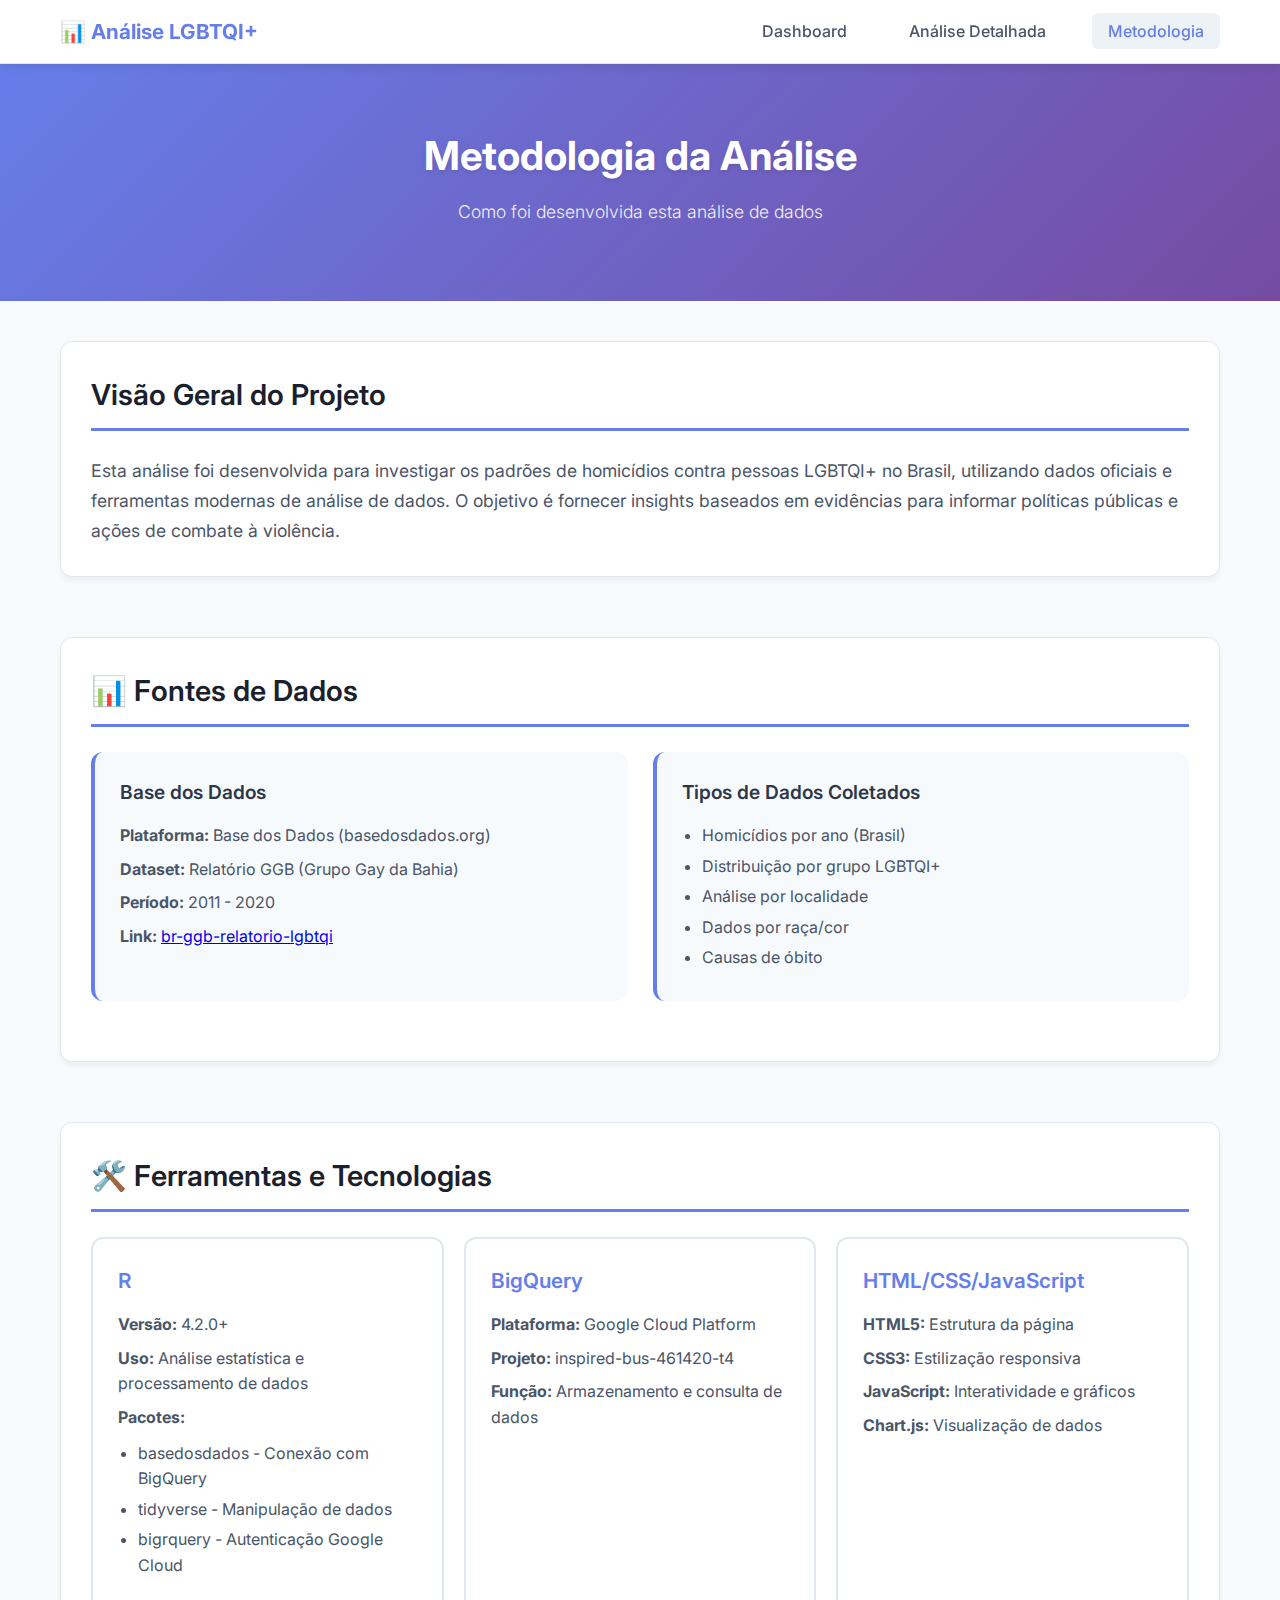
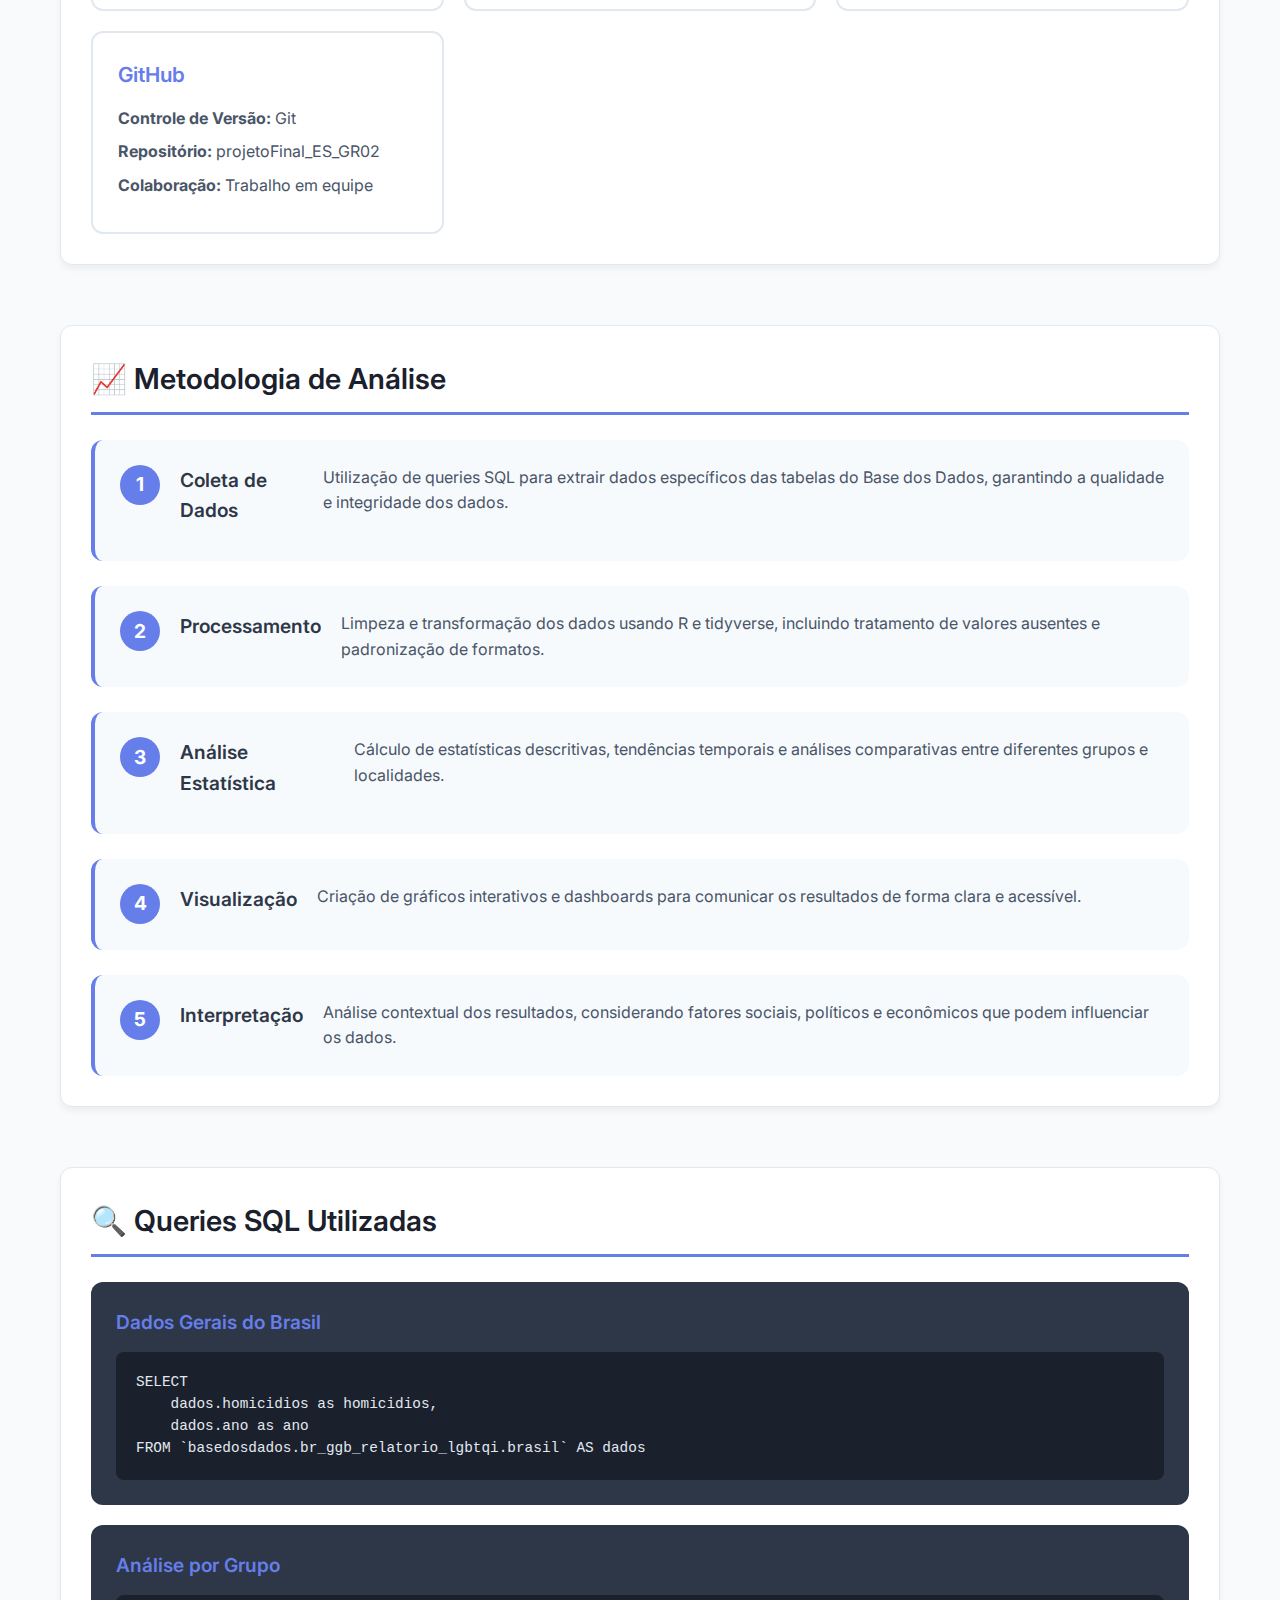
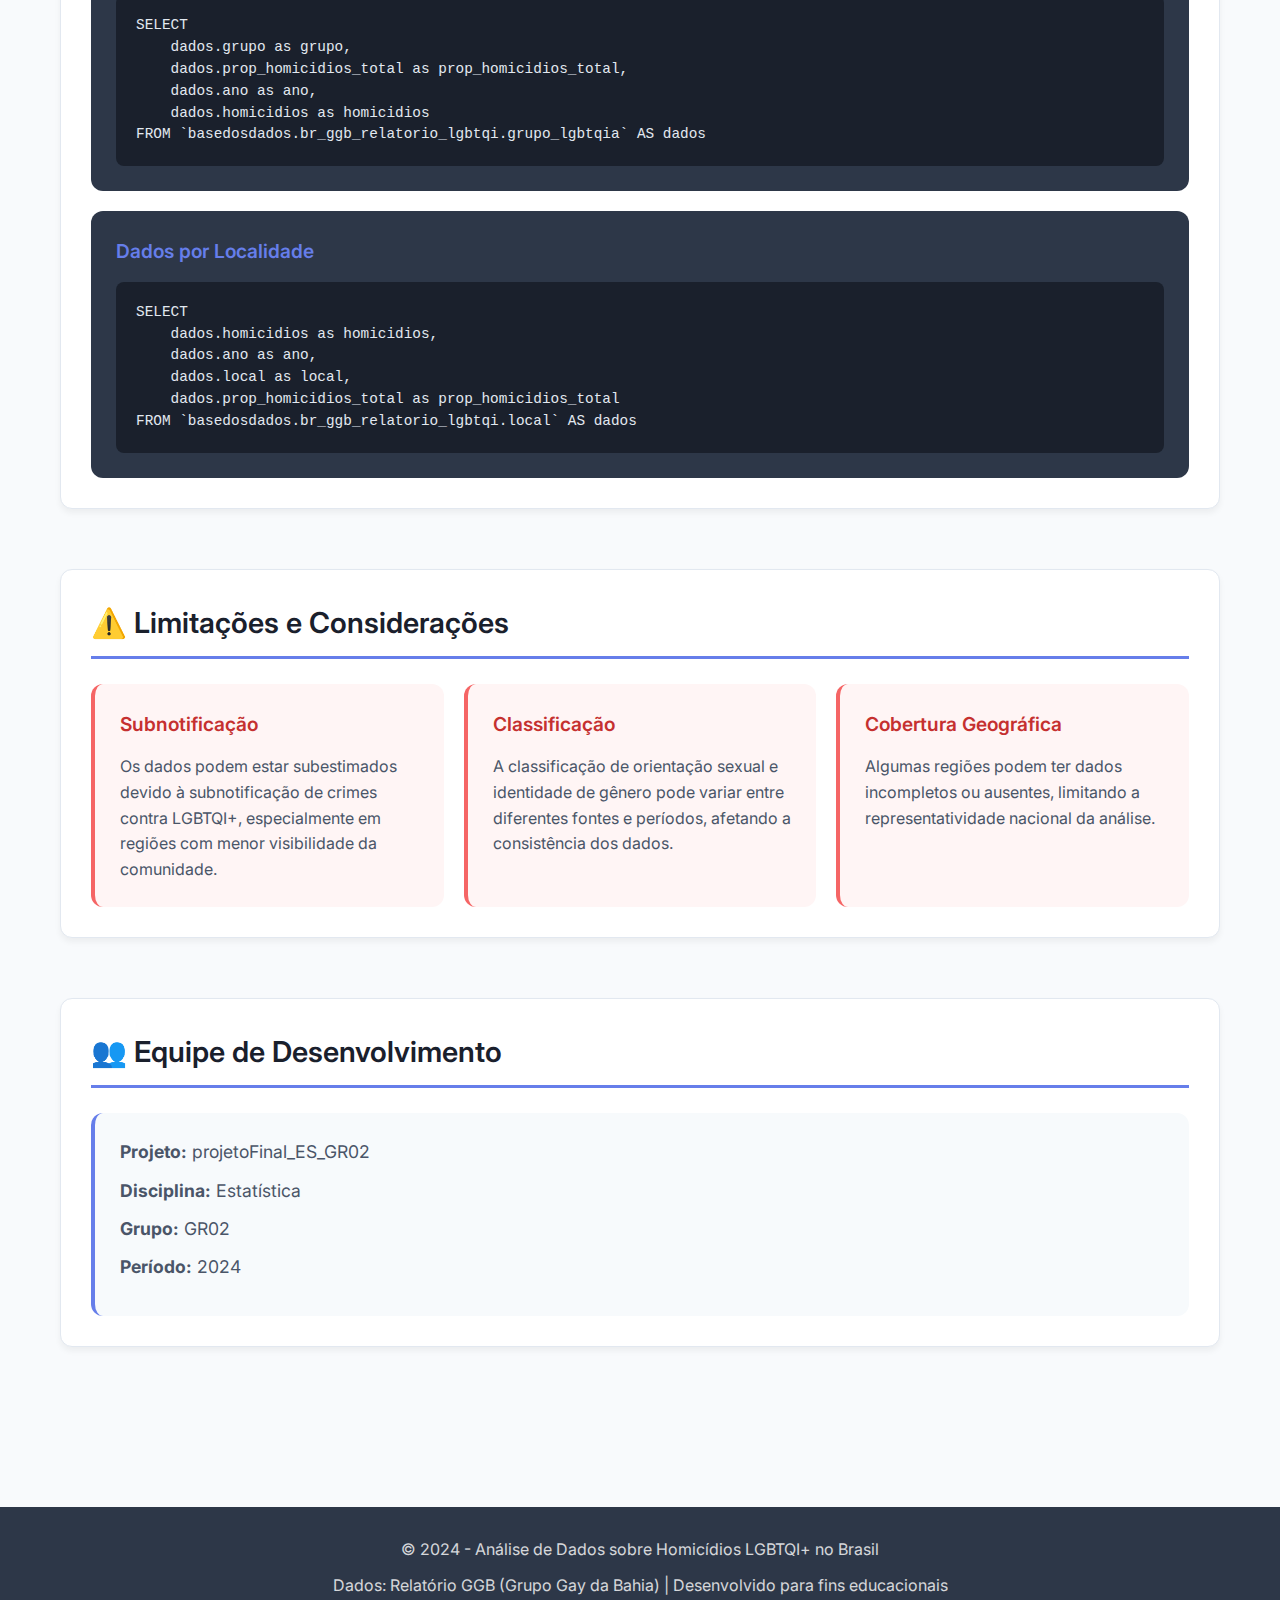
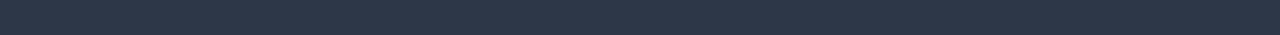
<file: metodologia.html>
<!DOCTYPE html>
<html lang="pt-BR">
<head>
    <meta charset="UTF-8">
    <meta name="viewport" content="width=device-width, initial-scale=1.0">
    <title>Metodologia - Análise de Homicídios LGBTQI+</title>
    <link rel="stylesheet" href="styles.css">
    <link href="https://fonts.googleapis.com/css2?family=Inter:wght@300;400;500;600;700&display=swap" rel="stylesheet">
</head>
<body>
    <nav class="navbar">
        <div class="container">
            <div class="nav-brand">
                <a href="index.html">📊 Análise LGBTQI+</a>
            </div>
            <ul class="nav-menu">
                <li><a href="index.html" class="nav-link">Dashboard</a></li>
                <li><a href="analise-detalhada.html" class="nav-link">Análise Detalhada</a></li>
                <li><a href="metodologia.html" class="nav-link active">Metodologia</a></li>
            </ul>
        </div>
    </nav>

    <header class="header">
        <div class="container">
            <h1>Metodologia da Análise</h1>
            <p class="subtitle">Como foi desenvolvida esta análise de dados</p>
        </div>
    </header>

    <main class="main">
        <div class="container">
            <!-- Visão Geral -->
            <section class="section">
                <h2>Visão Geral do Projeto</h2>
                <div class="methodology-content">
                    <p>Esta análise foi desenvolvida para investigar os padrões de homicídios contra pessoas LGBTQI+ no Brasil, utilizando dados oficiais e ferramentas modernas de análise de dados. O objetivo é fornecer insights baseados em evidências para informar políticas públicas e ações de combate à violência.</p>
                </div>
            </section>

            <!-- Fontes de Dados -->
            <section class="section">
                <h2>📊 Fontes de Dados</h2>
                <div class="methodology-grid">
                    <div class="methodology-card">
                        <h3>Base dos Dados</h3>
                        <p><strong>Plataforma:</strong> Base dos Dados (basedosdados.org)</p>
                        <p><strong>Dataset:</strong> Relatório GGB (Grupo Gay da Bahia)</p>
                        <p><strong>Período:</strong> 2011 - 2020</p>
                        <p><strong>Link:</strong> <a href="https://basedosdados.org/dataset/br-ggb-relatorio-lgbtqi" target="_blank">br-ggb-relatorio-lgbtqi</a></p>
                    </div>
                    
                    <div class="methodology-card">
                        <h3>Tipos de Dados Coletados</h3>
                        <ul>
                            <li>Homicídios por ano (Brasil)</li>
                            <li>Distribuição por grupo LGBTQI+</li>
                            <li>Análise por localidade</li>
                            <li>Dados por raça/cor</li>
                            <li>Causas de óbito</li>
                        </ul>
                    </div>
                </div>
            </section>

            <!-- Ferramentas Utilizadas -->
            <section class="section">
                <h2>🛠️ Ferramentas e Tecnologias</h2>
                <div class="tools-grid">
                    <div class="tool-card">
                        <h3>R</h3>
                        <p><strong>Versão:</strong> 4.2.0+</p>
                        <p><strong>Uso:</strong> Análise estatística e processamento de dados</p>
                        <p><strong>Pacotes:</strong></p>
                        <ul>
                            <li>basedosdados - Conexão com BigQuery</li>
                            <li>tidyverse - Manipulação de dados</li>
                            <li>bigrquery - Autenticação Google Cloud</li>
                        </ul>
                    </div>
                    
                    <div class="tool-card">
                        <h3>BigQuery</h3>
                        <p><strong>Plataforma:</strong> Google Cloud Platform</p>
                        <p><strong>Projeto:</strong> inspired-bus-461420-t4</p>
                        <p><strong>Função:</strong> Armazenamento e consulta de dados</p>
                    </div>
                    
                    <div class="tool-card">
                        <h3>HTML/CSS/JavaScript</h3>
                        <p><strong>HTML5:</strong> Estrutura da página</p>
                        <p><strong>CSS3:</strong> Estilização responsiva</p>
                        <p><strong>JavaScript:</strong> Interatividade e gráficos</p>
                        <p><strong>Chart.js:</strong> Visualização de dados</p>
                    </div>
                    
                    <div class="tool-card">
                        <h3>GitHub</h3>
                        <p><strong>Controle de Versão:</strong> Git</p>
                        <p><strong>Repositório:</strong> projetoFinal_ES_GR02</p>
                        <p><strong>Colaboração:</strong> Trabalho em equipe</p>
                    </div>
                </div>
            </section>

            <!-- Metodologia de Análise -->
            <section class="section">
                <h2>📈 Metodologia de Análise</h2>
                <div class="methodology-steps">
                    <div class="step-card">
                        <div class="step-number">1</div>
                        <h3>Coleta de Dados</h3>
                        <p>Utilização de queries SQL para extrair dados específicos das tabelas do Base dos Dados, garantindo a qualidade e integridade dos dados.</p>
                    </div>
                    
                    <div class="step-card">
                        <div class="step-number">2</div>
                        <h3>Processamento</h3>
                        <p>Limpeza e transformação dos dados usando R e tidyverse, incluindo tratamento de valores ausentes e padronização de formatos.</p>
                    </div>
                    
                    <div class="step-card">
                        <div class="step-number">3</div>
                        <h3>Análise Estatística</h3>
                        <p>Cálculo de estatísticas descritivas, tendências temporais e análises comparativas entre diferentes grupos e localidades.</p>
                    </div>
                    
                    <div class="step-card">
                        <div class="step-number">4</div>
                        <h3>Visualização</h3>
                        <p>Criação de gráficos interativos e dashboards para comunicar os resultados de forma clara e acessível.</p>
                    </div>
                    
                    <div class="step-card">
                        <div class="step-number">5</div>
                        <h3>Interpretação</h3>
                        <p>Análise contextual dos resultados, considerando fatores sociais, políticos e econômicos que podem influenciar os dados.</p>
                    </div>
                </div>
            </section>

            <!-- Queries SQL Utilizadas -->
            <section class="section">
                <h2>🔍 Queries SQL Utilizadas</h2>
                <div class="sql-examples">
                    <div class="sql-card">
                        <h3>Dados Gerais do Brasil</h3>
                        <pre><code>SELECT
    dados.homicidios as homicidios,
    dados.ano as ano
FROM `basedosdados.br_ggb_relatorio_lgbtqi.brasil` AS dados</code></pre>
                    </div>
                    
                    <div class="sql-card">
                        <h3>Análise por Grupo</h3>
                        <pre><code>SELECT
    dados.grupo as grupo,
    dados.prop_homicidios_total as prop_homicidios_total,
    dados.ano as ano,
    dados.homicidios as homicidios
FROM `basedosdados.br_ggb_relatorio_lgbtqi.grupo_lgbtqia` AS dados</code></pre>
                    </div>
                    
                    <div class="sql-card">
                        <h3>Dados por Localidade</h3>
                        <pre><code>SELECT
    dados.homicidios as homicidios,
    dados.ano as ano,
    dados.local as local,
    dados.prop_homicidios_total as prop_homicidios_total
FROM `basedosdados.br_ggb_relatorio_lgbtqi.local` AS dados</code></pre>
                    </div>
                </div>
            </section>

            <!-- Limitações -->
            <section class="section">
                <h2>⚠️ Limitações e Considerações</h2>
                <div class="limitations">
                    <div class="limitation-card">
                        <h3>Subnotificação</h3>
                        <p>Os dados podem estar subestimados devido à subnotificação de crimes contra LGBTQI+, especialmente em regiões com menor visibilidade da comunidade.</p>
                    </div>
                    
                    <div class="limitation-card">
                        <h3>Classificação</h3>
                        <p>A classificação de orientação sexual e identidade de gênero pode variar entre diferentes fontes e períodos, afetando a consistência dos dados.</p>
                    </div>
                    
                    <div class="limitation-card">
                        <h3>Cobertura Geográfica</h3>
                        <p>Algumas regiões podem ter dados incompletos ou ausentes, limitando a representatividade nacional da análise.</p>
                    </div>
                </div>
            </section>

            <!-- Equipe -->
            <section class="section">
                <h2>👥 Equipe de Desenvolvimento</h2>
                <div class="team-info">
                    <p><strong>Projeto:</strong> projetoFinal_ES_GR02</p>
                    <p><strong>Disciplina:</strong> Estatística</p>
                    <p><strong>Grupo:</strong> GR02</p>
                    <p><strong>Período:</strong> 2024</p>
                </div>
            </section>
        </div>
    </main>

    <footer class="footer">
        <div class="container">
            <p>&copy; 2024 - Análise de Dados sobre Homicídios LGBTQI+ no Brasil</p>
            <p>Dados: Relatório GGB (Grupo Gay da Bahia) | Desenvolvido para fins educacionais</p>
        </div>
    </footer>
</body>
</html>
</file>
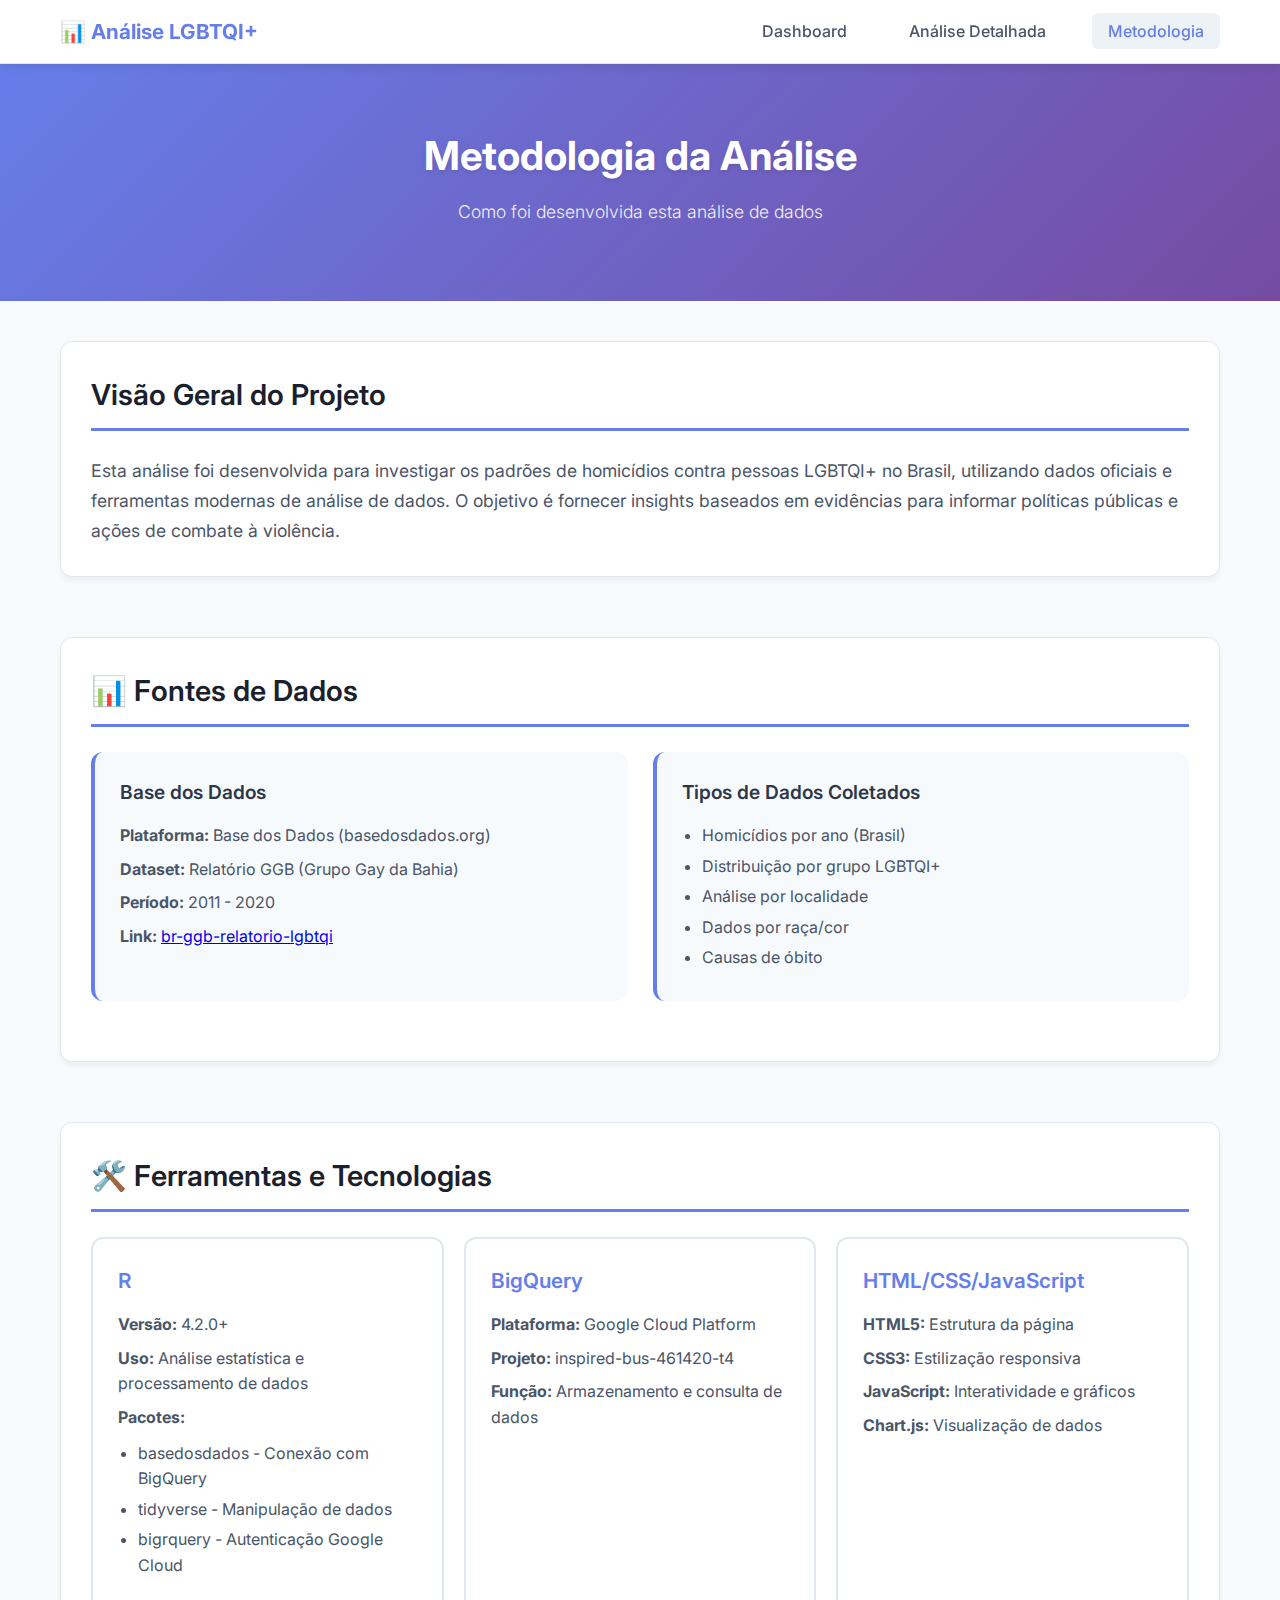
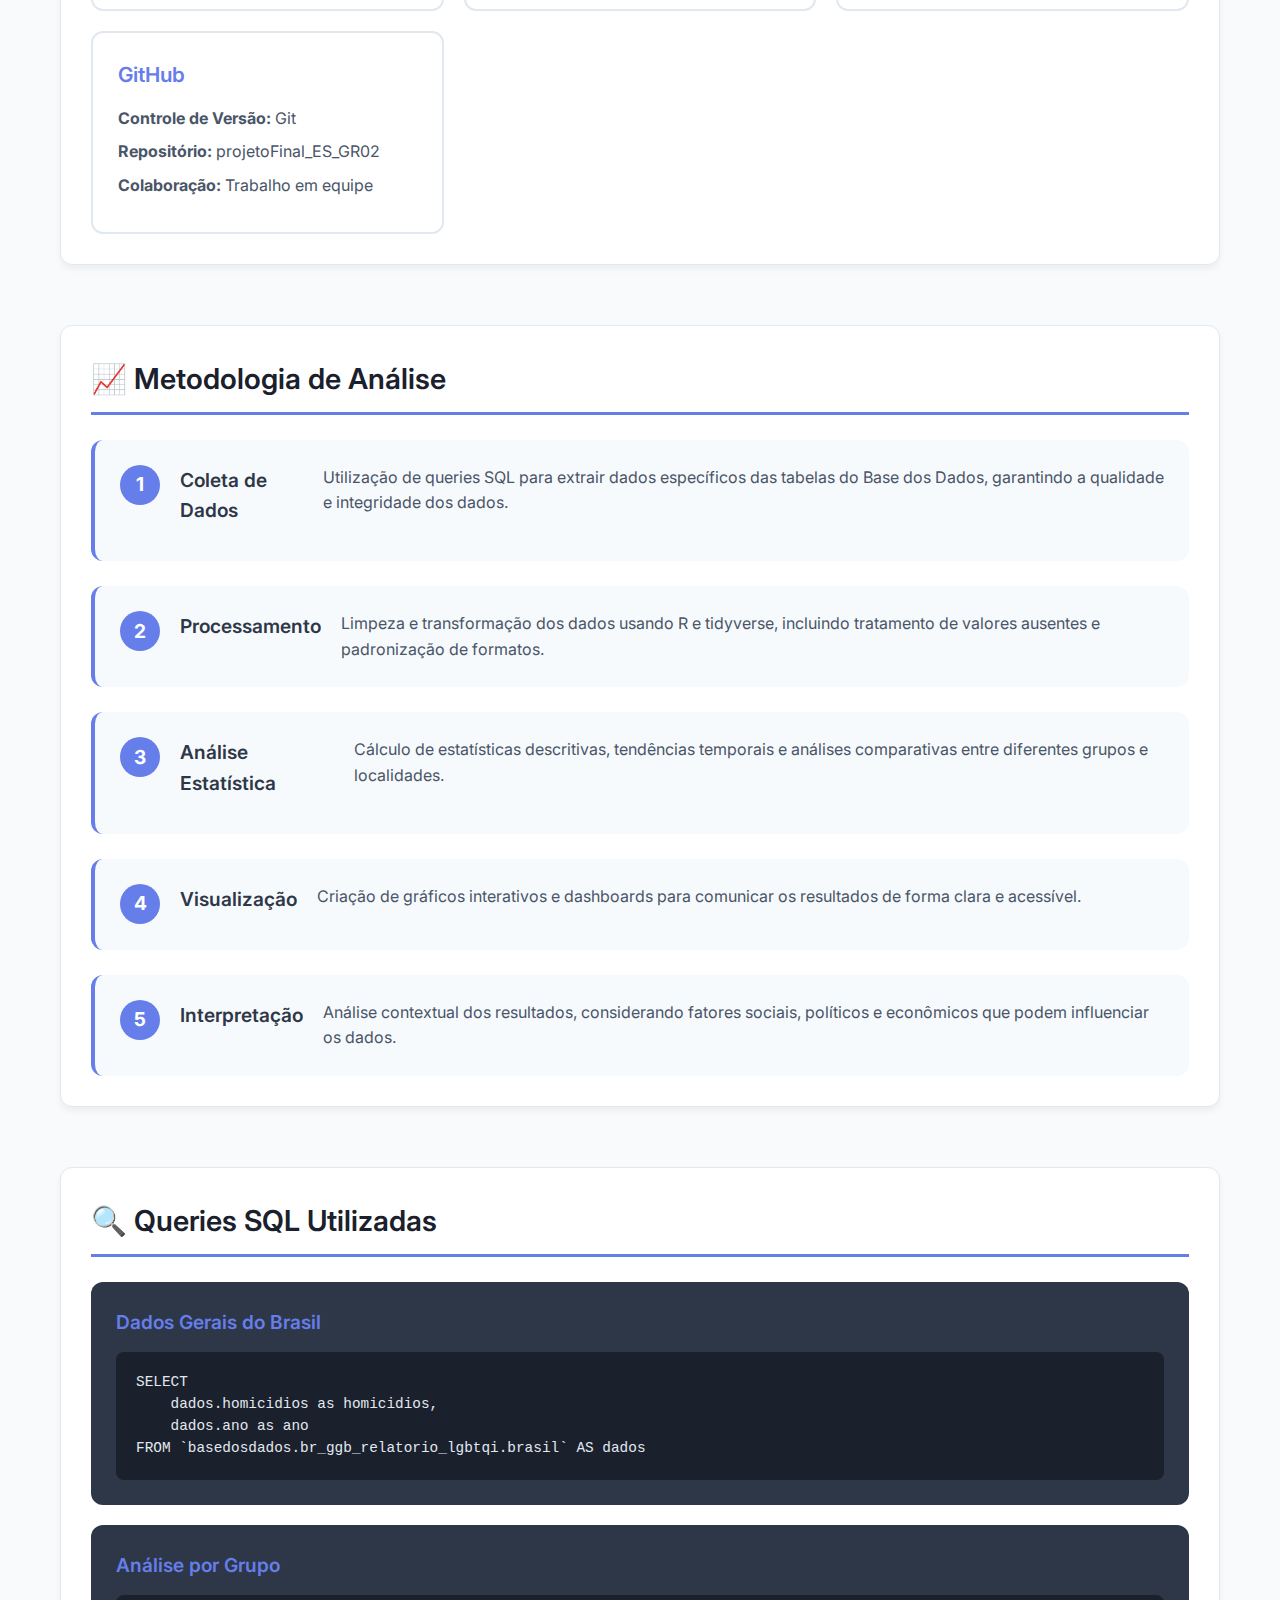
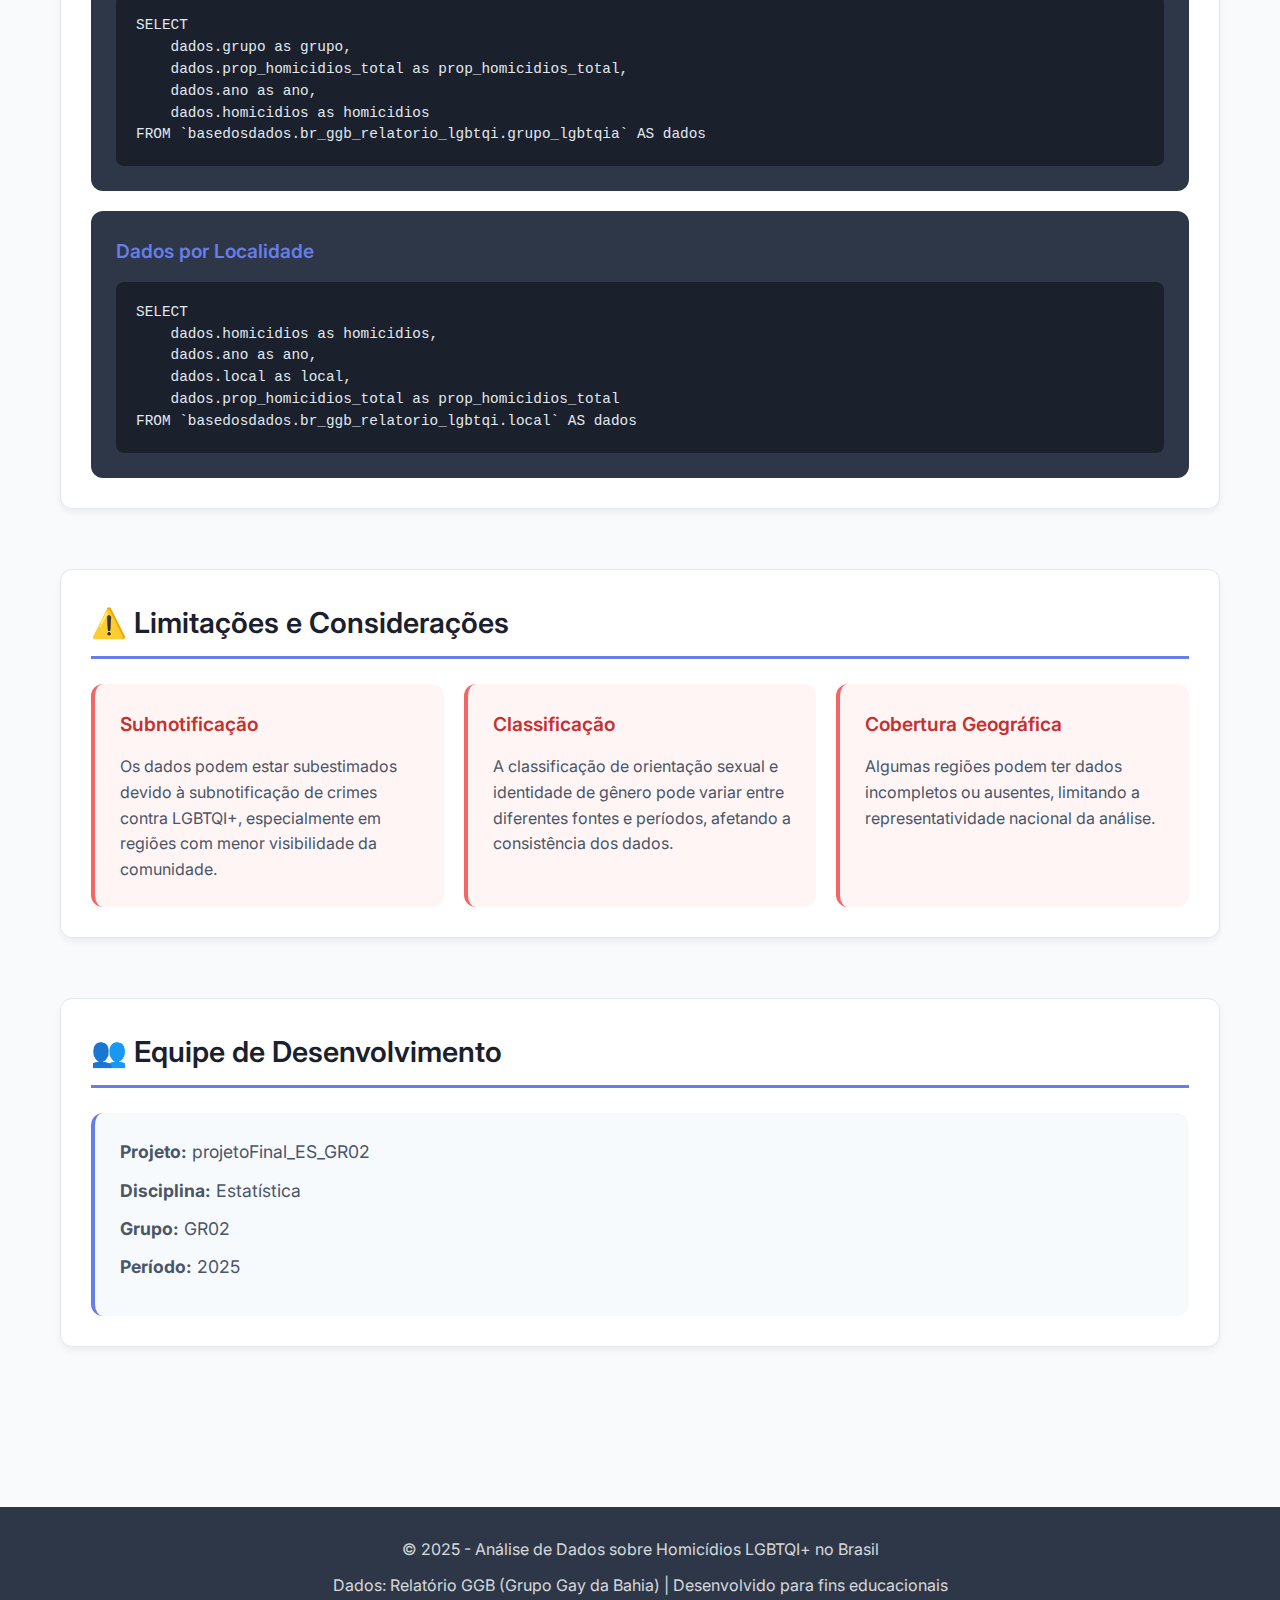
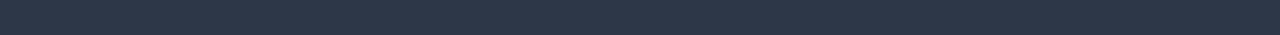
<file: html/metodologia.html>
<!DOCTYPE html>
<html lang="pt-BR">
<head>
    <meta charset="UTF-8">
    <meta name="viewport" content="width=device-width, initial-scale=1.0">
    <title>Metodologia - Análise de Homicídios LGBTQI+</title>
    <link rel="stylesheet" href="../css/styles.css">
    <link href="https://fonts.googleapis.com/css2?family=Inter:wght@300;400;500;600;700&display=swap" rel="stylesheet">
</head>
<body>
    <nav class="navbar">
        <div class="container">
            <div class="nav-brand">
                <a href="index.html">📊 Análise LGBTQI+</a>
            </div>
            <ul class="nav-menu">
                <li><a href="index.html" class="nav-link">Dashboard</a></li>
                <li><a href="analise-detalhada.html" class="nav-link">Análise Detalhada</a></li>
                <li><a href="metodologia.html" class="nav-link active">Metodologia</a></li>
            </ul>
        </div>
    </nav>

    <header class="header">
        <div class="container">
            <h1>Metodologia da Análise</h1>
            <p class="subtitle">Como foi desenvolvida esta análise de dados</p>
        </div>
    </header>

    <main class="main">
        <div class="container">
            <!-- Visão Geral -->
            <section class="section">
                <h2>Visão Geral do Projeto</h2>
                <div class="methodology-content">
                    <p>Esta análise foi desenvolvida para investigar os padrões de homicídios contra pessoas LGBTQI+ no Brasil, utilizando dados oficiais e ferramentas modernas de análise de dados. O objetivo é fornecer insights baseados em evidências para informar políticas públicas e ações de combate à violência.</p>
                </div>
            </section>

            <!-- Fontes de Dados -->
            <section class="section">
                <h2>📊 Fontes de Dados</h2>
                <div class="methodology-grid">
                    <div class="methodology-card">
                        <h3>Base dos Dados</h3>
                        <p><strong>Plataforma:</strong> Base dos Dados (basedosdados.org)</p>
                        <p><strong>Dataset:</strong> Relatório GGB (Grupo Gay da Bahia)</p>
                        <p><strong>Período:</strong> 2011 - 2020</p>
                        <p><strong>Link:</strong> <a href="https://basedosdados.org/dataset/br-ggb-relatorio-lgbtqi" target="_blank">br-ggb-relatorio-lgbtqi</a></p>
                    </div>
                    
                    <div class="methodology-card">
                        <h3>Tipos de Dados Coletados</h3>
                        <ul>
                            <li>Homicídios por ano (Brasil)</li>
                            <li>Distribuição por grupo LGBTQI+</li>
                            <li>Análise por localidade</li>
                            <li>Dados por raça/cor</li>
                            <li>Causas de óbito</li>
                        </ul>
                    </div>
                </div>
            </section>

            <!-- Ferramentas Utilizadas -->
            <section class="section">
                <h2>🛠️ Ferramentas e Tecnologias</h2>
                <div class="tools-grid">
                    <div class="tool-card">
                        <h3>R</h3>
                        <p><strong>Versão:</strong> 4.2.0+</p>
                        <p><strong>Uso:</strong> Análise estatística e processamento de dados</p>
                        <p><strong>Pacotes:</strong></p>
                        <ul>
                            <li>basedosdados - Conexão com BigQuery</li>
                            <li>tidyverse - Manipulação de dados</li>
                            <li>bigrquery - Autenticação Google Cloud</li>
                        </ul>
                    </div>
                    
                    <div class="tool-card">
                        <h3>BigQuery</h3>
                        <p><strong>Plataforma:</strong> Google Cloud Platform</p>
                        <p><strong>Projeto:</strong> inspired-bus-461420-t4</p>
                        <p><strong>Função:</strong> Armazenamento e consulta de dados</p>
                    </div>
                    
                    <div class="tool-card">
                        <h3>HTML/CSS/JavaScript</h3>
                        <p><strong>HTML5:</strong> Estrutura da página</p>
                        <p><strong>CSS3:</strong> Estilização responsiva</p>
                        <p><strong>JavaScript:</strong> Interatividade e gráficos</p>
                        <p><strong>Chart.js:</strong> Visualização de dados</p>
                    </div>
                    
                    <div class="tool-card">
                        <h3>GitHub</h3>
                        <p><strong>Controle de Versão:</strong> Git</p>
                        <p><strong>Repositório:</strong> projetoFinal_ES_GR02</p>
                        <p><strong>Colaboração:</strong> Trabalho em equipe</p>
                    </div>
                </div>
            </section>

            <!-- Metodologia de Análise -->
            <section class="section">
                <h2>📈 Metodologia de Análise</h2>
                <div class="methodology-steps">
                    <div class="step-card">
                        <div class="step-number">1</div>
                        <h3>Coleta de Dados</h3>
                        <p>Utilização de queries SQL para extrair dados específicos das tabelas do Base dos Dados, garantindo a qualidade e integridade dos dados.</p>
                    </div>
                    
                    <div class="step-card">
                        <div class="step-number">2</div>
                        <h3>Processamento</h3>
                        <p>Limpeza e transformação dos dados usando R e tidyverse, incluindo tratamento de valores ausentes e padronização de formatos.</p>
                    </div>
                    
                    <div class="step-card">
                        <div class="step-number">3</div>
                        <h3>Análise Estatística</h3>
                        <p>Cálculo de estatísticas descritivas, tendências temporais e análises comparativas entre diferentes grupos e localidades.</p>
                    </div>
                    
                    <div class="step-card">
                        <div class="step-number">4</div>
                        <h3>Visualização</h3>
                        <p>Criação de gráficos interativos e dashboards para comunicar os resultados de forma clara e acessível.</p>
                    </div>
                    
                    <div class="step-card">
                        <div class="step-number">5</div>
                        <h3>Interpretação</h3>
                        <p>Análise contextual dos resultados, considerando fatores sociais, políticos e econômicos que podem influenciar os dados.</p>
                    </div>
                </div>
            </section>

            <!-- Queries SQL Utilizadas -->
            <section class="section">
                <h2>🔍 Queries SQL Utilizadas</h2>
                <div class="sql-examples">
                    <div class="sql-card">
                        <h3>Dados Gerais do Brasil</h3>
                        <pre><code>SELECT
    dados.homicidios as homicidios,
    dados.ano as ano
FROM `basedosdados.br_ggb_relatorio_lgbtqi.brasil` AS dados</code></pre>
                    </div>
                    
                    <div class="sql-card">
                        <h3>Análise por Grupo</h3>
                        <pre><code>SELECT
    dados.grupo as grupo,
    dados.prop_homicidios_total as prop_homicidios_total,
    dados.ano as ano,
    dados.homicidios as homicidios
FROM `basedosdados.br_ggb_relatorio_lgbtqi.grupo_lgbtqia` AS dados</code></pre>
                    </div>
                    
                    <div class="sql-card">
                        <h3>Dados por Localidade</h3>
                        <pre><code>SELECT
    dados.homicidios as homicidios,
    dados.ano as ano,
    dados.local as local,
    dados.prop_homicidios_total as prop_homicidios_total
FROM `basedosdados.br_ggb_relatorio_lgbtqi.local` AS dados</code></pre>
                    </div>
                </div>
            </section>

            <!-- Limitações -->
            <section class="section">
                <h2>⚠️ Limitações e Considerações</h2>
                <div class="limitations">
                    <div class="limitation-card">
                        <h3>Subnotificação</h3>
                        <p>Os dados podem estar subestimados devido à subnotificação de crimes contra LGBTQI+, especialmente em regiões com menor visibilidade da comunidade.</p>
                    </div>
                    
                    <div class="limitation-card">
                        <h3>Classificação</h3>
                        <p>A classificação de orientação sexual e identidade de gênero pode variar entre diferentes fontes e períodos, afetando a consistência dos dados.</p>
                    </div>
                    
                    <div class="limitation-card">
                        <h3>Cobertura Geográfica</h3>
                        <p>Algumas regiões podem ter dados incompletos ou ausentes, limitando a representatividade nacional da análise.</p>
                    </div>
                </div>
            </section>

            <!-- Equipe -->
            <section class="section">
                <h2>👥 Equipe de Desenvolvimento</h2>
                <div class="team-info">
                    <p><strong>Projeto:</strong> projetoFinal_ES_GR02</p>
                    <p><strong>Disciplina:</strong> Estatística</p>
                    <p><strong>Grupo:</strong> GR02</p>
                    <p><strong>Período:</strong> 2025</p>
                </div>
            </section>
        </div>
    </main>

    <footer class="footer">
        <div class="container">
            <p>&copy; 2025 - Análise de Dados sobre Homicídios LGBTQI+ no Brasil</p>
            <p>Dados: Relatório GGB (Grupo Gay da Bahia) | Desenvolvido para fins educacionais</p>
        </div>
    </footer>
</body>
</html>
</file>
<file: styles.css>
/* Reset e configurações básicas */
* {
    margin: 0;
    padding: 0;
    box-sizing: border-box;
}

body {
    font-family: 'Inter', sans-serif;
    line-height: 1.6;
    color: #333;
    background-color: #f8fafc;
}

.container {
    max-width: 1200px;
    margin: 0 auto;
    padding: 0 20px;
}

/* Navbar */
.navbar {
    background: white;
    box-shadow: 0 2px 10px rgba(0,0,0,0.1);
    position: sticky;
    top: 0;
    z-index: 1000;
    border-bottom: 1px solid #e2e8f0;
}

.navbar .container {
    display: flex;
    justify-content: space-between;
    align-items: center;
    padding: 15px 20px;
}

.nav-brand a {
    font-size: 1.3rem;
    font-weight: 700;
    color: #667eea;
    text-decoration: none;
    transition: color 0.3s ease;
}

.nav-brand a:hover {
    color: #764ba2;
}

.nav-menu {
    display: flex;
    list-style: none;
    gap: 30px;
    margin: 0;
    padding: 0;
}

.nav-link {
    color: #4a5568;
    text-decoration: none;
    font-weight: 500;
    padding: 8px 16px;
    border-radius: 6px;
    transition: all 0.3s ease;
}

.nav-link:hover {
    color: #667eea;
    background: #f7fafc;
}

.nav-link.active {
    color: #667eea;
    background: #edf2f7;
}

/* Header */
.header {
    background: linear-gradient(135deg, #667eea 0%, #764ba2 100%);
    color: white;
    padding: 60px 0;
    text-align: center;
}

.header h1 {
    font-size: 2.5rem;
    font-weight: 700;
    margin-bottom: 10px;
    text-shadow: 0 2px 4px rgba(0,0,0,0.1);
}

.subtitle {
    font-size: 1.1rem;
    opacity: 0.9;
    font-weight: 300;
    margin-bottom: 15px;
}

.periodo-analise {
    background: rgba(255, 255, 255, 0.2);
    padding: 12px 20px;
    border-radius: 25px;
    display: inline-block;
    margin-top: 15px;
    backdrop-filter: blur(10px);
    border: 1px solid rgba(255, 255, 255, 0.3);
}

.periodo-label {
    font-size: 0.9rem;
    opacity: 0.8;
    margin-right: 8px;
}

.periodo-datas {
    font-size: 1.1rem;
    font-weight: 600;
    color: #fff;
}

/* Main Content */
.main {
    padding: 40px 0;
}

.section {
    margin-bottom: 60px;
    background: white;
    border-radius: 12px;
    padding: 30px;
    box-shadow: 0 4px 6px rgba(0,0,0,0.05);
    border: 1px solid #e2e8f0;
}

.section h2 {
    font-size: 1.8rem;
    font-weight: 600;
    color: #1a202c;
    margin-bottom: 25px;
    border-bottom: 3px solid #667eea;
    padding-bottom: 10px;
}

/* Stats Grid */
.stats-grid {
    display: grid;
    grid-template-columns: repeat(auto-fit, minmax(250px, 1fr));
    gap: 20px;
    margin-bottom: 30px;
}

.stat-card {
    background: linear-gradient(135deg, #667eea 0%, #764ba2 100%);
    color: white;
    padding: 25px;
    border-radius: 12px;
    text-align: center;
    transition: transform 0.3s ease;
}

.stat-card:hover {
    transform: translateY(-5px);
}

.stat-card h3 {
    font-size: 1rem;
    font-weight: 500;
    margin-bottom: 15px;
    opacity: 0.9;
}

.stat-number {
    font-size: 2.5rem;
    font-weight: 700;
    margin-bottom: 10px;
}

.stat-description {
    font-size: 0.9rem;
    opacity: 0.8;
}

/* Chart Container */
.chart-container {
    position: relative;
    height: 400px;
    margin-bottom: 20px;
}

.chart-description {
    background: #f7fafc;
    padding: 20px;
    border-radius: 8px;
    border-left: 4px solid #667eea;
}

.chart-description p {
    color: #4a5568;
    font-size: 0.95rem;
    line-height: 1.6;
}

/* Table Styles */
.table-container {
    overflow-x: auto;
    border-radius: 8px;
    box-shadow: 0 2px 4px rgba(0,0,0,0.1);
}

.data-table {
    width: 100%;
    border-collapse: collapse;
    background: white;
}

.data-table th,
.data-table td {
    padding: 12px 15px;
    text-align: left;
    border-bottom: 1px solid #e2e8f0;
}

.data-table th {
    background: #667eea;
    color: white;
    font-weight: 600;
    position: sticky;
    top: 0;
}

.data-table tr:nth-child(even) {
    background: #f8fafc;
}

.data-table tr:hover {
    background: #edf2f7;
}

/* Recommendations */
.recommendations {
    display: grid;
    grid-template-columns: repeat(auto-fit, minmax(280px, 1fr));
    gap: 20px;
}

.recommendation-card {
    background: #f7fafc;
    padding: 25px;
    border-radius: 12px;
    border-left: 4px solid #667eea;
    transition: transform 0.3s ease;
}

.recommendation-card:hover {
    transform: translateY(-3px);
    box-shadow: 0 8px 25px rgba(0,0,0,0.1);
}

.recommendation-card h3 {
    color: #2d3748;
    font-size: 1.2rem;
    font-weight: 600;
    margin-bottom: 15px;
}

.recommendation-card p {
    color: #4a5568;
    line-height: 1.6;
}

/* Footer */
.footer {
    background: #2d3748;
    color: white;
    text-align: center;
    padding: 30px 0;
    margin-top: 60px;
}

.footer p {
    margin-bottom: 10px;
    opacity: 0.8;
}

/* Responsive Design */
@media (max-width: 768px) {
    .navbar .container {
        flex-direction: column;
        gap: 15px;
    }
    
    .nav-menu {
        gap: 15px;
    }
    
    .header h1 {
        font-size: 2rem;
    }
    
    .periodo-analise {
        padding: 10px 16px;
        font-size: 0.9rem;
    }
    
    .periodo-datas {
        font-size: 1rem;
    }
    
    .section {
        padding: 20px;
        margin-bottom: 40px;
    }
    
    .stats-grid {
        grid-template-columns: 1fr;
        gap: 15px;
    }
    
    .stat-card {
        padding: 20px;
    }
    
    .stat-number {
        font-size: 2rem;
    }
    
    .chart-container {
        height: 300px;
    }
    
    .recommendations {
        grid-template-columns: 1fr;
    }
    
    .container {
        padding: 0 15px;
    }
}

@media (max-width: 480px) {
    .header {
        padding: 40px 0;
    }
    
    .header h1 {
        font-size: 1.8rem;
    }
    
    .section h2 {
        font-size: 1.5rem;
    }
    
    .chart-container {
        height: 250px;
    }
}

/* Animations */
@keyframes fadeIn {
    from {
        opacity: 0;
        transform: translateY(20px);
    }
    to {
        opacity: 1;
        transform: translateY(0);
    }
}

.section {
    animation: fadeIn 0.6s ease-out;
}

/* Accessibility */
@media (prefers-reduced-motion: reduce) {
    * {
        animation-duration: 0.01ms !important;
        animation-iteration-count: 1 !important;
        transition-duration: 0.01ms !important;
    }
}

/* Focus styles for accessibility */
.stat-card:focus,
.recommendation-card:focus {
    outline: 2px solid #667eea;
    outline-offset: 2px;
}

/* Estilos para página de metodologia */
.methodology-content p {
    font-size: 1.1rem;
    line-height: 1.7;
    color: #4a5568;
}

.methodology-grid {
    display: grid;
    grid-template-columns: repeat(auto-fit, minmax(300px, 1fr));
    gap: 25px;
    margin-bottom: 30px;
}

.methodology-card {
    background: #f7fafc;
    padding: 25px;
    border-radius: 12px;
    border-left: 4px solid #667eea;
}

.methodology-card h3 {
    color: #2d3748;
    font-size: 1.2rem;
    font-weight: 600;
    margin-bottom: 15px;
}

.methodology-card p {
    margin-bottom: 8px;
    color: #4a5568;
}

.methodology-card ul {
    margin-top: 10px;
    padding-left: 20px;
}

.methodology-card li {
    margin-bottom: 5px;
    color: #4a5568;
}

.tools-grid {
    display: grid;
    grid-template-columns: repeat(auto-fit, minmax(280px, 1fr));
    gap: 20px;
}

.tool-card {
    background: white;
    padding: 25px;
    border-radius: 12px;
    border: 2px solid #e2e8f0;
    transition: transform 0.3s ease, box-shadow 0.3s ease;
}

.tool-card:hover {
    transform: translateY(-3px);
    box-shadow: 0 8px 25px rgba(0,0,0,0.1);
}

.tool-card h3 {
    color: #667eea;
    font-size: 1.3rem;
    font-weight: 600;
    margin-bottom: 15px;
}

.tool-card p {
    margin-bottom: 8px;
    color: #4a5568;
}

.tool-card ul {
    margin-top: 10px;
    padding-left: 20px;
}

.tool-card li {
    margin-bottom: 5px;
    color: #4a5568;
}

.methodology-steps {
    display: grid;
    gap: 25px;
}

.step-card {
    display: flex;
    align-items: flex-start;
    gap: 20px;
    background: #f7fafc;
    padding: 25px;
    border-radius: 12px;
    border-left: 4px solid #667eea;
}

.step-number {
    background: #667eea;
    color: white;
    width: 40px;
    height: 40px;
    border-radius: 50%;
    display: flex;
    align-items: center;
    justify-content: center;
    font-weight: 700;
    font-size: 1.2rem;
    flex-shrink: 0;
}

.step-card h3 {
    color: #2d3748;
    font-size: 1.2rem;
    font-weight: 600;
    margin-bottom: 10px;
}

.step-card p {
    color: #4a5568;
    line-height: 1.6;
}

.sql-examples {
    display: grid;
    gap: 20px;
}

.sql-card {
    background: #2d3748;
    color: white;
    padding: 25px;
    border-radius: 12px;
}

.sql-card h3 {
    color: #667eea;
    font-size: 1.2rem;
    font-weight: 600;
    margin-bottom: 15px;
}

.sql-card pre {
    background: #1a202c;
    padding: 20px;
    border-radius: 8px;
    overflow-x: auto;
    margin: 0;
}

.sql-card code {
    color: #e2e8f0;
    font-family: 'Courier New', monospace;
    font-size: 0.9rem;
    line-height: 1.5;
}

.limitations {
    display: grid;
    grid-template-columns: repeat(auto-fit, minmax(300px, 1fr));
    gap: 20px;
}

.limitation-card {
    background: #fff5f5;
    padding: 25px;
    border-radius: 12px;
    border-left: 4px solid #f56565;
}

.limitation-card h3 {
    color: #c53030;
    font-size: 1.2rem;
    font-weight: 600;
    margin-bottom: 15px;
}

.limitation-card p {
    color: #4a5568;
    line-height: 1.6;
}

.team-info {
    background: #f7fafc;
    padding: 25px;
    border-radius: 12px;
    border-left: 4px solid #667eea;
}

.team-info p {
    margin-bottom: 10px;
    font-size: 1.1rem;
    color: #4a5568;
}

/* Estilos para tabelas de estatísticas */
.stats-table-container,
.pivot-table-container {
    overflow-x: auto;
    border-radius: 8px;
    box-shadow: 0 2px 4px rgba(0,0,0,0.1);
    margin-bottom: 20px;
}

.stats-table,
.pivot-table {
    width: 100%;
    border-collapse: collapse;
    background: white;
    font-size: 0.9rem;
}

.stats-table th,
.stats-table td,
.pivot-table th,
.pivot-table td {
    padding: 12px 8px;
    text-align: center;
    border-bottom: 1px solid #e2e8f0;
}

.stats-table th,
.pivot-table th {
    background: #667eea;
    color: white;
    font-weight: 600;
    position: sticky;
    top: 0;
}

.stats-table tr:nth-child(even),
.pivot-table tr:nth-child(even) {
    background: #f8fafc;
}

.stats-table tr:hover,
.pivot-table tr:hover {
    background: #edf2f7;
}

/* Estilos para insights */
.insights-list {
    list-style: none;
    padding: 0;
}

.insights-list li {
    background: #f7fafc;
    padding: 15px;
    margin-bottom: 10px;
    border-radius: 8px;
    border-left: 4px solid #667eea;
    line-height: 1.6;
}

/* Print styles */
@media print {
    .header {
        background: white !important;
        color: black !important;
    }
    
    .stat-card {
        background: white !important;
        color: black !important;
        border: 1px solid #ccc;
    }
    
    .chart-container {
        height: auto;
    }
}
</file>
<file: css/styles.css>
/* Reset e configurações básicas */
* {
    margin: 0;
    padding: 0;
    box-sizing: border-box;
}

body {
    font-family: 'Inter', sans-serif;
    line-height: 1.6;
    color: #333;
    background-color: #f8fafc;
}

.container {
    max-width: 1200px;
    margin: 0 auto;
    padding: 0 20px;
}

/* Navbar */
.navbar {
    background: white;
    box-shadow: 0 2px 10px rgba(0,0,0,0.1);
    position: sticky;
    top: 0;
    z-index: 1000;
    border-bottom: 1px solid #e2e8f0;
}

.navbar .container {
    display: flex;
    justify-content: space-between;
    align-items: center;
    padding: 15px 20px;
}

.nav-brand a {
    font-size: 1.3rem;
    font-weight: 700;
    color: #667eea;
    text-decoration: none;
    transition: color 0.3s ease;
}

.nav-brand a:hover {
    color: #764ba2;
}

.nav-menu {
    display: flex;
    list-style: none;
    gap: 30px;
    margin: 0;
    padding: 0;
}

.nav-link {
    color: #4a5568;
    text-decoration: none;
    font-weight: 500;
    padding: 8px 16px;
    border-radius: 6px;
    transition: all 0.3s ease;
}

.nav-link:hover {
    color: #667eea;
    background: #f7fafc;
}

.nav-link.active {
    color: #667eea;
    background: #edf2f7;
}

/* Header */
.header {
    background: linear-gradient(135deg, #667eea 0%, #764ba2 100%);
    color: white;
    padding: 60px 0;
    text-align: center;
}

.header h1 {
    font-size: 2.5rem;
    font-weight: 700;
    margin-bottom: 10px;
    text-shadow: 0 2px 4px rgba(0,0,0,0.1);
}

.subtitle {
    font-size: 1.1rem;
    opacity: 0.9;
    font-weight: 300;
    margin-bottom: 15px;
}

.periodo-analise {
    background: rgba(255, 255, 255, 0.2);
    padding: 12px 20px;
    border-radius: 25px;
    display: inline-block;
    margin-top: 15px;
    backdrop-filter: blur(10px);
    border: 1px solid rgba(255, 255, 255, 0.3);
}

.periodo-label {
    font-size: 0.9rem;
    opacity: 0.8;
    margin-right: 8px;
}

.periodo-datas {
    font-size: 1.1rem;
    font-weight: 600;
    color: #fff;
}

/* Main Content */
.main {
    padding: 40px 0;
}

.section {
    margin-bottom: 60px;
    background: white;
    border-radius: 12px;
    padding: 30px;
    box-shadow: 0 4px 6px rgba(0,0,0,0.05);
    border: 1px solid #e2e8f0;
}

.section h2 {
    font-size: 1.8rem;
    font-weight: 600;
    color: #1a202c;
    margin-bottom: 25px;
    border-bottom: 3px solid #667eea;
    padding-bottom: 10px;
}

/* Stats Grid */
.stats-grid {
    display: grid;
    grid-template-columns: repeat(auto-fit, minmax(250px, 1fr));
    gap: 20px;
    margin-bottom: 30px;
}

.stat-card {
    background: linear-gradient(135deg, #667eea 0%, #764ba2 100%);
    color: white;
    padding: 25px;
    border-radius: 12px;
    text-align: center;
    transition: transform 0.3s ease;
}

.stat-card:hover {
    transform: translateY(-5px);
}

.stat-card h3 {
    font-size: 1rem;
    font-weight: 500;
    margin-bottom: 15px;
    opacity: 0.9;
}

.stat-number {
    font-size: 2.5rem;
    font-weight: 700;
    margin-bottom: 10px;
}

.stat-description {
    font-size: 0.9rem;
    opacity: 0.8;
}

/* Chart Container */
.chart-container {
    position: relative;
    height: 400px;
    margin-bottom: 20px;
}

.chart-description {
    background: #f7fafc;
    padding: 20px;
    border-radius: 8px;
    border-left: 4px solid #667eea;
}

.chart-description p {
    color: #4a5568;
    font-size: 0.95rem;
    line-height: 1.6;
}

/* Table Styles */
.table-container {
    overflow-x: auto;
    border-radius: 8px;
    box-shadow: 0 2px 4px rgba(0,0,0,0.1);
}

.data-table {
    width: 100%;
    border-collapse: collapse;
    background: white;
}

.data-table th,
.data-table td {
    padding: 12px 15px;
    text-align: left;
    border-bottom: 1px solid #e2e8f0;
}

.data-table th {
    background: #667eea;
    color: white;
    font-weight: 600;
    position: sticky;
    top: 0;
}

.data-table tr:nth-child(even) {
    background: #f8fafc;
}

.data-table tr:hover {
    background: #edf2f7;
}

/* Recommendations */
.recommendations {
    display: grid;
    grid-template-columns: repeat(auto-fit, minmax(280px, 1fr));
    gap: 20px;
}

.recommendation-card {
    background: #f7fafc;
    padding: 25px;
    border-radius: 12px;
    border-left: 4px solid #667eea;
    transition: transform 0.3s ease;
}

.recommendation-card:hover {
    transform: translateY(-3px);
    box-shadow: 0 8px 25px rgba(0,0,0,0.1);
}

.recommendation-card h3 {
    color: #2d3748;
    font-size: 1.2rem;
    font-weight: 600;
    margin-bottom: 15px;
}

.recommendation-card p {
    color: #4a5568;
    line-height: 1.6;
}

/* Footer */
.footer {
    background: #2d3748;
    color: white;
    text-align: center;
    padding: 30px 0;
    margin-top: 60px;
}

.footer p {
    margin-bottom: 10px;
    opacity: 0.8;
}

/* Responsive Design */
@media (max-width: 768px) {
    .navbar .container {
        flex-direction: column;
        gap: 15px;
    }
    
    .nav-menu {
        gap: 15px;
    }
    
    .header h1 {
        font-size: 2rem;
    }
    
    .periodo-analise {
        padding: 10px 16px;
        font-size: 0.9rem;
    }
    
    .periodo-datas {
        font-size: 1rem;
    }
    
    .section {
        padding: 20px;
        margin-bottom: 40px;
    }
    
    .stats-grid {
        grid-template-columns: 1fr;
        gap: 15px;
    }
    
    .stat-card {
        padding: 20px;
    }
    
    .stat-number {
        font-size: 2rem;
    }
    
    .chart-container {
        height: 300px;
    }
    
    .recommendations {
        grid-template-columns: 1fr;
    }
    
    .container {
        padding: 0 15px;
    }
}

@media (max-width: 480px) {
    .header {
        padding: 40px 0;
    }
    
    .header h1 {
        font-size: 1.8rem;
    }
    
    .section h2 {
        font-size: 1.5rem;
    }
    
    .chart-container {
        height: 250px;
    }
}

/* Animations */
@keyframes fadeIn {
    from {
        opacity: 0;
        transform: translateY(20px);
    }
    to {
        opacity: 1;
        transform: translateY(0);
    }
}

.section {
    animation: fadeIn 0.6s ease-out;
}

/* Accessibility */
@media (prefers-reduced-motion: reduce) {
    * {
        animation-duration: 0.01ms !important;
        animation-iteration-count: 1 !important;
        transition-duration: 0.01ms !important;
    }
}

/* Focus styles for accessibility */
.stat-card:focus,
.recommendation-card:focus {
    outline: 2px solid #667eea;
    outline-offset: 2px;
}

/* Estilos para página de metodologia */
.methodology-content p {
    font-size: 1.1rem;
    line-height: 1.7;
    color: #4a5568;
}

.methodology-grid {
    display: grid;
    grid-template-columns: repeat(auto-fit, minmax(300px, 1fr));
    gap: 25px;
    margin-bottom: 30px;
}

.methodology-card {
    background: #f7fafc;
    padding: 25px;
    border-radius: 12px;
    border-left: 4px solid #667eea;
}

.methodology-card h3 {
    color: #2d3748;
    font-size: 1.2rem;
    font-weight: 600;
    margin-bottom: 15px;
}

.methodology-card p {
    margin-bottom: 8px;
    color: #4a5568;
}

.methodology-card ul {
    margin-top: 10px;
    padding-left: 20px;
}

.methodology-card li {
    margin-bottom: 5px;
    color: #4a5568;
}

.tools-grid {
    display: grid;
    grid-template-columns: repeat(auto-fit, minmax(280px, 1fr));
    gap: 20px;
}

.tool-card {
    background: white;
    padding: 25px;
    border-radius: 12px;
    border: 2px solid #e2e8f0;
    transition: transform 0.3s ease, box-shadow 0.3s ease;
}

.tool-card:hover {
    transform: translateY(-3px);
    box-shadow: 0 8px 25px rgba(0,0,0,0.1);
}

.tool-card h3 {
    color: #667eea;
    font-size: 1.3rem;
    font-weight: 600;
    margin-bottom: 15px;
}

.tool-card p {
    margin-bottom: 8px;
    color: #4a5568;
}

.tool-card ul {
    margin-top: 10px;
    padding-left: 20px;
}

.tool-card li {
    margin-bottom: 5px;
    color: #4a5568;
}

.methodology-steps {
    display: grid;
    gap: 25px;
}

.step-card {
    display: flex;
    align-items: flex-start;
    gap: 20px;
    background: #f7fafc;
    padding: 25px;
    border-radius: 12px;
    border-left: 4px solid #667eea;
}

.step-number {
    background: #667eea;
    color: white;
    width: 40px;
    height: 40px;
    border-radius: 50%;
    display: flex;
    align-items: center;
    justify-content: center;
    font-weight: 700;
    font-size: 1.2rem;
    flex-shrink: 0;
}

.step-card h3 {
    color: #2d3748;
    font-size: 1.2rem;
    font-weight: 600;
    margin-bottom: 10px;
}

.step-card p {
    color: #4a5568;
    line-height: 1.6;
}

.sql-examples {
    display: grid;
    gap: 20px;
}

.sql-card {
    background: #2d3748;
    color: white;
    padding: 25px;
    border-radius: 12px;
}

.sql-card h3 {
    color: #667eea;
    font-size: 1.2rem;
    font-weight: 600;
    margin-bottom: 15px;
}

.sql-card pre {
    background: #1a202c;
    padding: 20px;
    border-radius: 8px;
    overflow-x: auto;
    margin: 0;
}

.sql-card code {
    color: #e2e8f0;
    font-family: 'Courier New', monospace;
    font-size: 0.9rem;
    line-height: 1.5;
}

.limitations {
    display: grid;
    grid-template-columns: repeat(auto-fit, minmax(300px, 1fr));
    gap: 20px;
}

.limitation-card {
    background: #fff5f5;
    padding: 25px;
    border-radius: 12px;
    border-left: 4px solid #f56565;
}

.limitation-card h3 {
    color: #c53030;
    font-size: 1.2rem;
    font-weight: 600;
    margin-bottom: 15px;
}

.limitation-card p {
    color: #4a5568;
    line-height: 1.6;
}

.team-info {
    background: #f7fafc;
    padding: 25px;
    border-radius: 12px;
    border-left: 4px solid #667eea;
}

.team-info p {
    margin-bottom: 10px;
    font-size: 1.1rem;
    color: #4a5568;
}

/* Estilos para tabelas de estatísticas */
.stats-table-container,
.pivot-table-container {
    overflow-x: auto;
    border-radius: 8px;
    box-shadow: 0 2px 4px rgba(0,0,0,0.1);
    margin-bottom: 20px;
}

.stats-table,
.pivot-table {
    width: 100%;
    border-collapse: collapse;
    background: white;
    font-size: 0.9rem;
}

.stats-table th,
.stats-table td,
.pivot-table th,
.pivot-table td {
    padding: 12px 8px;
    text-align: center;
    border-bottom: 1px solid #e2e8f0;
}

.stats-table th,
.pivot-table th {
    background: #667eea;
    color: white;
    font-weight: 600;
    position: sticky;
    top: 0;
}

.stats-table tr:nth-child(even),
.pivot-table tr:nth-child(even) {
    background: #f8fafc;
}

.stats-table tr:hover,
.pivot-table tr:hover {
    background: #edf2f7;
}

/* Estilos para insights */
.insights-list {
    list-style: none;
    padding: 0;
}

.insights-list li {
    background: #f7fafc;
    padding: 15px;
    margin-bottom: 10px;
    border-radius: 8px;
    border-left: 4px solid #667eea;
    line-height: 1.6;
}

/* Print styles */
@media print {
    .header {
        background: white !important;
        color: black !important;
    }
    
    .stat-card {
        background: white !important;
        color: black !important;
        border: 1px solid #ccc;
    }
    
    .chart-container {
        height: auto;
    }
}
</file>
